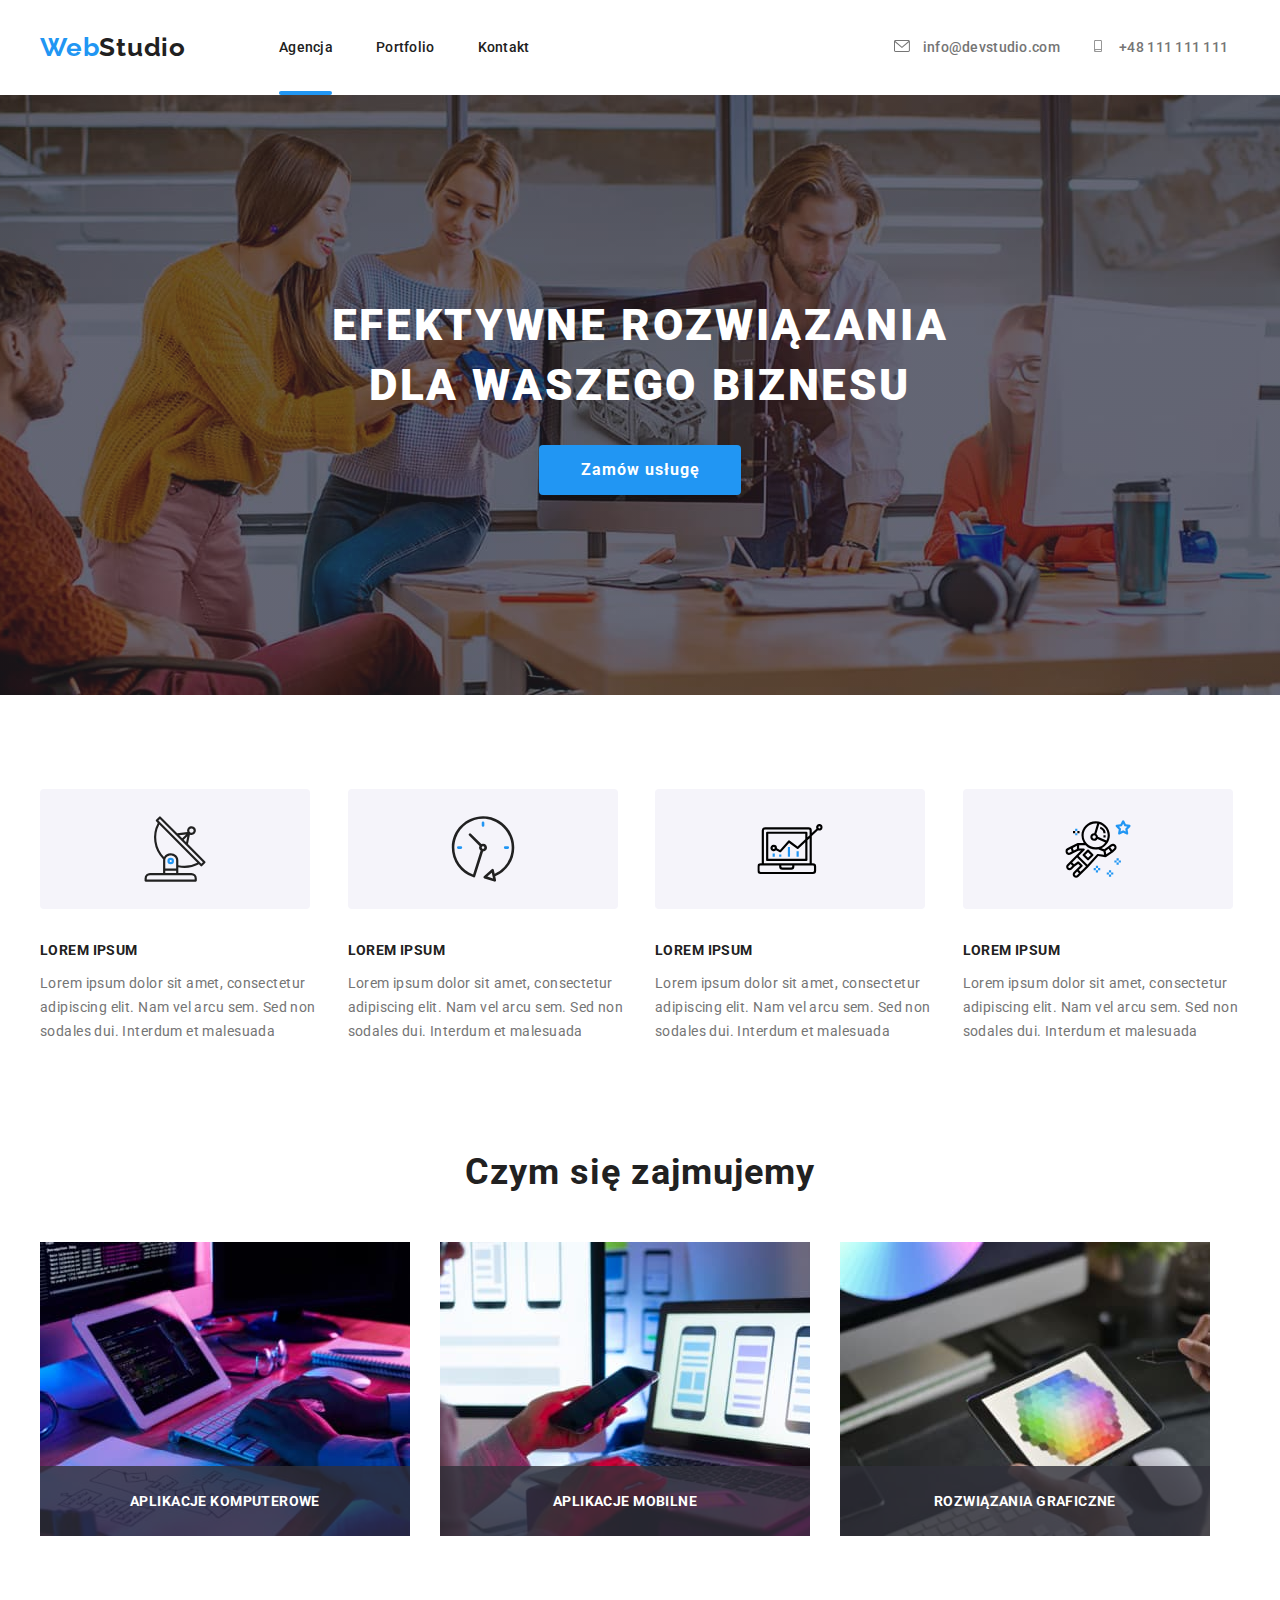
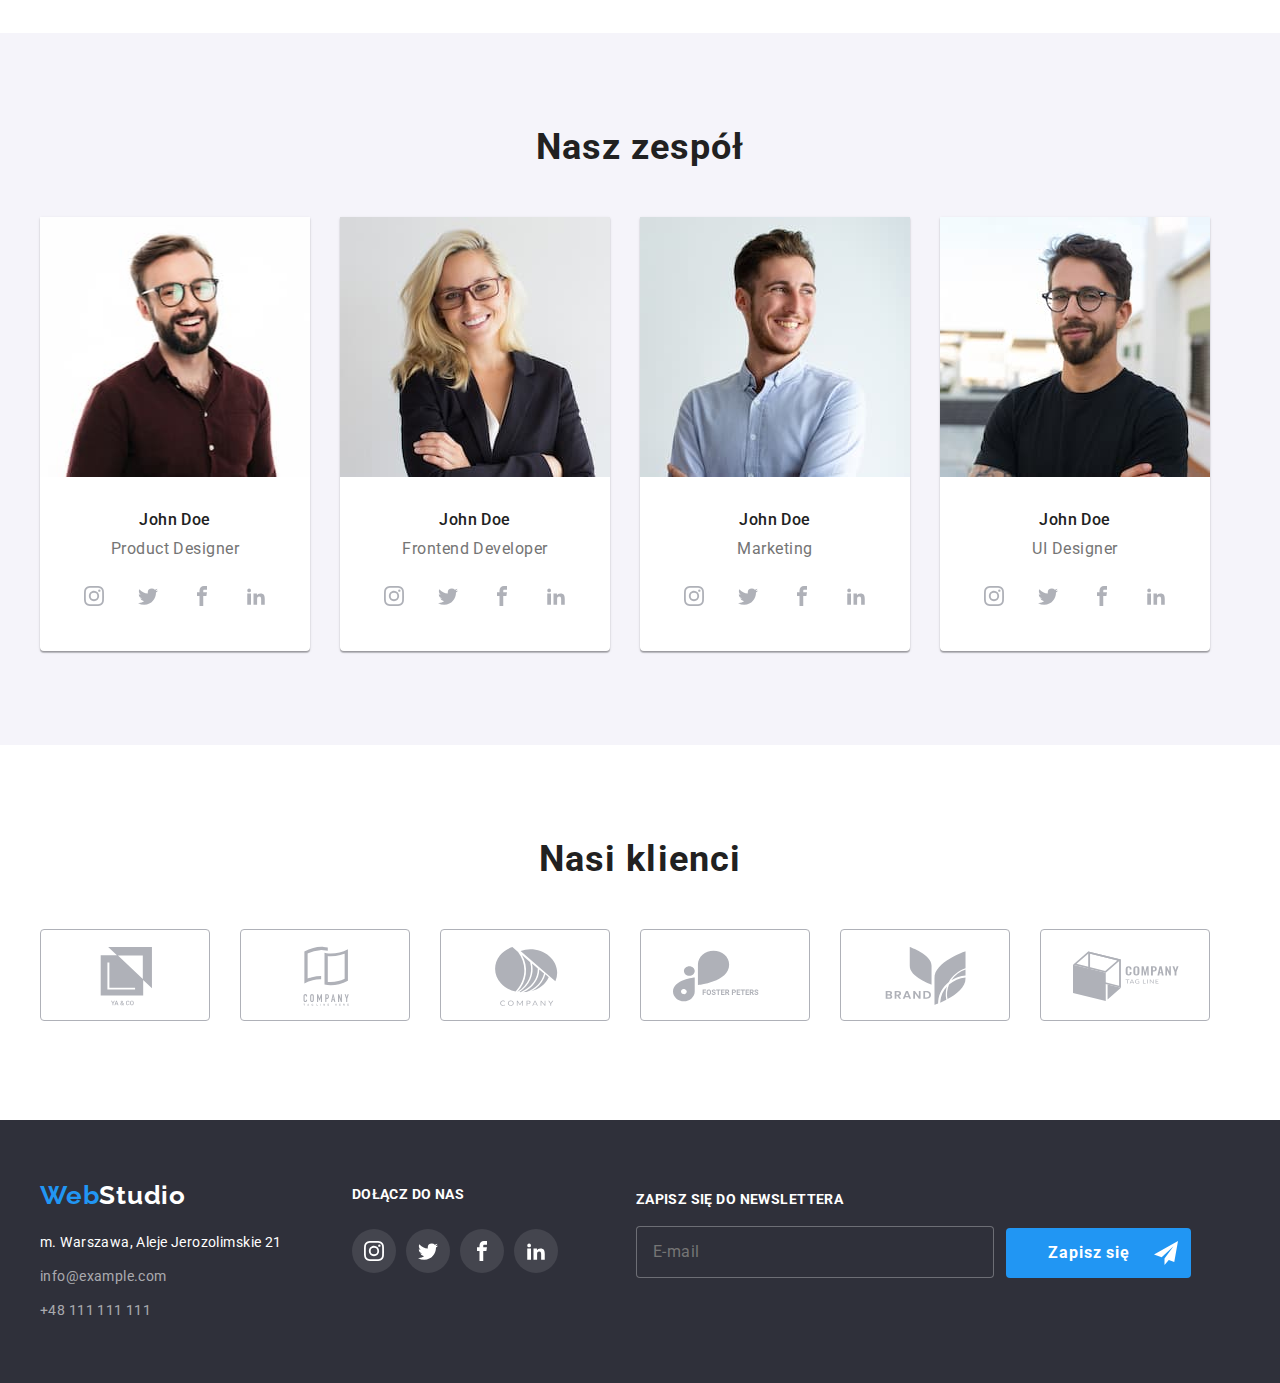
<file: index.html>
<!DOCTYPE html>
<html lang="en">
  <head>
    <meta charset="UTF-8" />
    <meta http-equiv="X-UA-Compatible" content="IE=edge" />
    <meta name="viewport" content="width=device-width, initial-scale=1.0" />
    <title>Studio</title>
    <link
      rel="stylesheet"
      href="https://cdnjs.cloudflare.com/ajax/libs/modern-normalize/1.0.0/modern-normalize.min.css"
    />
    <link rel="stylesheet" href="css/styles.css" />
    <link rel="preconnect" href="https://fonts.googleapis.com" />
    <link rel="preconnect" href="https://fonts.gstatic.com" crossorigin />
    <link
      href="https://fonts.googleapis.com/css2?family=Raleway:wght@700&family=Roboto:wght@400;500;700;900&display=swap"
      rel="stylesheet"
    />
  </head>
  <body>
    <!--Header-->

    <header class="main-head container">
      <a href="./index.html" class="main-head-logo-web-part">
        Web<span class="main-head-logo-studio-part">Studio</span>
      </a>

      <!--Menu navigation-->

      <nav class="navigation">
        <ul class="menu-navigation">
          <li class="menu-navigation-item">
            <a
              href="./index.html"
              class="menu-navigation-item-link link-underline"
              >Agencja</a
            >
          </li>
          <li class="menu-navigation-item">
            <a class="menu-navigation-item-link" href="./portfolio.html"
              >Portfolio</a
            >
          </li>
          <li class="menu-navigation-item">
            <a href="" class="menu-navigation-item-link">Kontakt</a>
          </li>
        </ul>
      </nav>

      <!--MAIN HEAD CONTACT-->

      <ul class="main-head-contact">
        <li class="main-head-contact-item">
          <a
            class="main-head-contact-item-link"
            href="mailto:info@devstudio.com"
          >
            <svg class="main-head-contact-icons">
              <use
                href="./images/icons.svg#icon-envelope"
                width="16"
                height="12"
              ></use>
            </svg>
            info@devstudio.com
          </a>
        </li>

        <li class="main-head-contact-item">
          <a class="main-head-contact-item-link" href="">
            <svg class="main-head-contact-icons">
              <use
                href="./images/icons.svg#icon-smartphone"
                width="16"
                height="12"
              ></use>
            </svg>
            +48 111 111 111
          </a>
        </li>
      </ul>
    </header>

    <!--Main-->

    <main>
      <section class="heading heading-overlay">
        <div class="container">
          <h1 class="heading-titlee">
            EFEKTYWNE ROZWIĄZANIA <br />
            DLA WASZEGO BIZNESU
          </h1>
          <button class="main-btn" type="button" data-modal-open>
            Zamów usługę
          </button>
        </div>
      </section>

      <!--SECTION NO.1 - OUR STRENGTHS-->

      <section>
        <div class="container">
          <ul class="ssection-list-our-strengths">
            <li class="ssection-list-item">
              <svg class="icons-our-strengths" width="270" height="120">
                <use
                  href="./images/icons.svg#icon-antenna-1"
                  width="65.32"
                  height="70"
                  x="102.39"
                  y="25"
                ></use>
              </svg>
              LOREM IPSUM
              <p class="ssection-list-item-paragraph">
                Lorem ipsum dolor sit amet, consectetur adipiscing elit. Nam vel
                arcu sem. Sed non sodales dui. Interdum et malesuada
              </p>
            </li>
            <li class="ssection-list-item">
              <svg class="icons-our-strengths" width="270" height="120">
                <use
                  href="./images/icons.svg#icon-clock-1"
                  width="65.32"
                  height="70"
                  x="102.39"
                  y="25"
                ></use>
              </svg>
              LOREM IPSUM
              <p class="ssection-list-item-paragraph">
                Lorem ipsum dolor sit amet, consectetur adipiscing elit. Nam vel
                arcu sem. Sed non sodales dui. Interdum et malesuada
              </p>
            </li>
            <li class="ssection-list-item">
              <svg class="icons-our-strengths" width="270" height="120">
                <use
                  href="./images/icons.svg#icon-diagram-1"
                  width="65.32"
                  height="70"
                  x="102.39"
                  y="25"
                ></use>
              </svg>
              LOREM IPSUM
              <p class="ssection-list-item-paragraph">
                Lorem ipsum dolor sit amet, consectetur adipiscing elit. Nam vel
                arcu sem. Sed non sodales dui. Interdum et malesuada
              </p>
            </li>
            <li class="ssection-list-item">
              <svg class="icons-our-strengths" width="270" height="120">
                <use
                  href="./images/icons.svg#icon-astronaut-1"
                  width="65.32"
                  height="70"
                  x="102.39"
                  y="25"
                ></use>
              </svg>
              LOREM IPSUM
              <p class="ssection-list-item-paragraph">
                Lorem ipsum dolor sit amet, consectetur adipiscing elit. Nam vel
                arcu sem. Sed non sodales dui. Interdum et malesuada
              </p>
            </li>
          </ul>
        </div>
      </section>

      <!--SECTION NO.2 - OUR JOB-->

      <section class="ssection">
        <div class="container">
          <h2>Czym się zajmujemy</h2>
          <ul class="ssection-list-our-job">
            <li class="ssection-list-item">
              <img
                class="ssection-picture"
                src="images/imgA.jpg"
                alt="Websites programming"
                width="370"
                height="294"
              />
              <div class="text-box">
                <p class="text-box-applications">APLIKACJE KOMPUTEROWE</p>
              </div>
            </li>
            <li class="ssection-list-item">
              <img
                src="images/imgB.jpg"
                alt="Positioning of websites"
                width="370"
                height="294"
              />
              <div class="text-box">
                <p class="text-box-applications">APLIKACJE MOBILNE</p>
              </div>
            </li>
            <li class="ssection-list-item">
              <img
                src="images/imgC.jpg"
                alt="Computer graphics"
                width="370"
                height="294"
              />
              <div class="text-box">
                <p class="text-box-applications">ROZWIĄZANIA GRAFICZNE</p>
              </div>
            </li>
          </ul>
        </div>
      </section>

      <!--SECTION NO.3 - OUR TEAM-->

      <section class="ssection ssection-overlay">
        <div class="container">
          <h2>Nasz zespół</h2>
          <ul class="ssection-list-our-team">
            <!--FIRST CARD-->

            <li class="ssection-card-person">
              <img
                src="images/imgD.jpg"
                alt="John Doe. Product Designer"
                width="270"
                height="260"
              />
              <p class="ssection-card-person-name">John Doe</p>
              <p class="ssection-card-person-position">Product Designer</p>

              <ul class="ssection-card-person-icons">
                <li class="ssection-card-person-icons-item">
                  <a href="https://www.instagram.com/">
                    <svg class="icons">
                      <use
                        href="./images/icons.svg#icon-instagram"
                        width="20"
                        height="20"
                        x="12"
                        y="12"
                      ></use>
                    </svg>
                  </a>
                </li>
                <li class="ssection-card-person-icons-item">
                  <a href="https://twitter.com/">
                    <svg class="icons">
                      <use
                        href="./images/icons.svg#icon-twitter"
                        width="20"
                        height="20"
                        x="12"
                        y="12"
                      ></use>
                    </svg>
                  </a>
                </li>
                <li class="ssection-card-person-icons-item">
                  <a href="https://www.facebook.com/">
                    <svg class="icons">
                      <use
                        href="./images/icons.svg#icon-facebook"
                        width="20"
                        height="20"
                        x="12"
                        y="12"
                      ></use>
                    </svg>
                  </a>
                </li>
                <li class="ssection-card-person-icons-item">
                  <a href="https://pl.linkedin.com/">
                    <svg class="icons">
                      <use
                        href="./images/icons.svg#icon-linkedin2"
                        width="20"
                        height="20"
                        x="12"
                        y="12"
                      ></use>
                    </svg>
                  </a>
                </li>
              </ul>
            </li>

            <!--SECOND CARD-->

            <li class="ssection-card-person">
              <img
                src="images/imgE.jpg"
                alt="John Doe. Frontend Developer"
                width="270"
                height="260"
              />
              <p class="ssection-card-person-name">John Doe</p>
              <p class="ssection-card-person-position">Frontend Developer</p>

              <ul class="ssection-card-person-icons">
                <li class="ssection-card-person-icons-item">
                  <a href="https://www.instagram.com/">
                    <svg class="icons">
                      <use
                        href="./images/icons.svg#icon-instagram"
                        width="20"
                        height="20"
                        x="12"
                        y="12"
                      ></use>
                    </svg>
                  </a>
                </li>
                <li class="ssection-card-person-icons-item">
                  <a href="https://twitter.com/">
                    <svg class="icons">
                      <use
                        href="./images/icons.svg#icon-twitter"
                        width="20"
                        height="20"
                        x="12"
                        y="12"
                      ></use>
                    </svg>
                  </a>
                </li>
                <li class="ssection-card-person-icons-item">
                  <a href="https://www.facebook.com/">
                    <svg class="icons">
                      <use
                        href="./images/icons.svg#icon-facebook"
                        width="20"
                        height="20"
                        x="12"
                        y="12"
                      ></use>
                    </svg>
                  </a>
                </li>
                <li class="ssection-card-person-icons-item">
                  <a href="https://pl.linkedin.com/">
                    <svg class="icons">
                      <use
                        href="./images/icons.svg#icon-linkedin2"
                        width="20"
                        height="20"
                        x="12"
                        y="12"
                      ></use>
                    </svg>
                  </a>
                </li>
              </ul>
            </li>

            <!--THIRD CARD-->

            <li class="ssection-card-person">
              <img
                src="images/imgF.jpg"
                alt="John Doe. Marketing"
                width="270"
                height="260"
              />
              <p class="ssection-card-person-name">John Doe</p>
              <p class="ssection-card-person-position">Marketing</p>

              <ul class="ssection-card-person-icons">
                <li class="ssection-card-person-icons-item">
                  <a href="https://www.instagram.com/">
                    <svg class="icons">
                      <use
                        href="./images/icons.svg#icon-instagram"
                        width="20"
                        height="20"
                        x="12"
                        y="12"
                      ></use>
                    </svg>
                  </a>
                </li>
                <li class="ssection-card-person-icons-item">
                  <a href="https://twitter.com/">
                    <svg class="icons">
                      <use
                        href="./images/icons.svg#icon-twitter"
                        width="20"
                        height="20"
                        x="12"
                        y="12"
                      ></use>
                    </svg>
                  </a>
                </li>
                <li class="ssection-card-person-icons-item">
                  <a href="https://www.facebook.com/">
                    <svg class="icons">
                      <use
                        href="./images/icons.svg#icon-facebook"
                        width="20"
                        height="20"
                        x="12"
                        y="12"
                      ></use>
                    </svg>
                  </a>
                </li>
                <li class="ssection-card-person-icons-item">
                  <a href="https://pl.linkedin.com/">
                    <svg class="icons">
                      <use
                        href="./images/icons.svg#icon-linkedin2"
                        width="20"
                        height="20"
                        x="12"
                        y="12"
                      ></use>
                    </svg>
                  </a>
                </li>
              </ul>
            </li>

            <!--FOURTH CARD-->

            <li class="ssection-card-person">
              <img
                src="images/imgG.jpg"
                alt="John Doe. UI Designer"
                width="270"
                height="260"
              />
              <p class="ssection-card-person-name">John Doe</p>
              <p class="ssection-card-person-position">UI Designer</p>

              <ul class="ssection-card-person-icons">
                <li class="ssection-card-person-icons-item">
                  <a href="https://www.instagram.com/">
                    <svg class="icons">
                      <use
                        href="./images/icons.svg#icon-instagram"
                        width="20"
                        height="20"
                        x="12"
                        y="12"
                      ></use>
                    </svg>
                  </a>
                </li>
                <li class="ssection-card-person-icons-item">
                  <a href="https://twitter.com/">
                    <svg class="icons">
                      <use
                        href="./images/icons.svg#icon-twitter"
                        width="20"
                        height="20"
                        x="12"
                        y="12"
                      ></use>
                    </svg>
                  </a>
                </li>
                <li class="ssection-card-person-icons-item">
                  <a href="https://www.facebook.com/">
                    <svg class="icons">
                      <use
                        href="./images/icons.svg#icon-facebook"
                        width="20"
                        height="20"
                        x="12"
                        y="12"
                      ></use>
                    </svg>
                  </a>
                </li>
                <li class="ssection-card-person-icons-item">
                  <a href="https://pl.linkedin.com/">
                    <svg class="icons">
                      <use
                        href="./images/icons.svg#icon-linkedin2"
                        width="20"
                        height="20"
                        x="12"
                        y="12"
                      ></use>
                    </svg>
                  </a>
                </li>
              </ul>
            </li>
          </ul>
        </div>
      </section>

      <!--SECTION NO.4 - OUR CLIENTS-->

      <section class="ssection">
        <div class="container">
          <h2>Nasi klienci</h2>
          <ul class="ssection-list-our-clients">
            <li class="ssection-list-item">
              <a href="">
                <svg class="icons-our-clients">
                  <use
                    href="./images/icons.svg#icon-group"
                    width="106"
                    height="60"
                    x="32"
                    y="16"
                  ></use>
                </svg>
              </a>
            </li>
            <li class="ssection-list-item">
              <a href="">
                <svg class="icons-our-clients">
                  <use
                    href="./images/icons.svg#icon-group-1"
                    width="106"
                    height="60"
                    x="32"
                    y="16"
                  ></use>
                </svg>
              </a>
            </li>
            <li class="ssection-list-item">
              <a href="">
                <svg class="icons-our-clients">
                  <use
                    href="./images/icons.svg#icon-group-2"
                    width="106"
                    height="60"
                    x="32"
                    y="16"
                  ></use>
                </svg>
              </a>
            </li>
            <li class="ssection-list-item">
              <a href="">
                <svg class="icons-our-clients">
                  <use
                    href="./images/icons.svg#icon-group-3"
                    width="106"
                    height="60"
                    x="32"
                    y="16"
                  ></use>
                </svg>
              </a>
            </li>
            <li class="ssection-list-item">
              <a href="">
                <svg class="icons-our-clients">
                  <use
                    href="./images/icons.svg#icon-group-4"
                    width="106"
                    height="60"
                    x="32"
                    y="16"
                  ></use>
                </svg>
              </a>
            </li>
            <li class="ssection-list-item">
              <a href="">
                <svg class="icons-our-clients">
                  <use
                    href="./images/icons.svg#icon-group-5"
                    width="106"
                    height="60"
                    x="32"
                    y="16"
                  ></use>
                </svg>
              </a>
            </li>
          </ul>
        </div>
      </section>
    </main>

    <!--Footer-->

    <footer class="foter foter-overlay">
      <div class="container">
        <ul class="foter-list">
          <li class="foter-list-item">
            <a href="./index.html" class="foter-logo-web-part">
              Web<span class="foter-logo-studio-part">Studio</span>
            </a>
            <address class="foter-contact">
              <ul class="foter-contact-details">
                <li class="foter-contact-details-item">
                  m. Warszawa, Aleje Jerozolimskie 21
                </li>
                <li class="foter-contact-details-item">
                  <a
                    class="foter-contact-details-item-link"
                    href="mailto:info@example.com"
                    >info@example.com</a
                  >
                </li>
                <li class="foter-contact-details-item">
                  <a class="foter-contact-details-item-telephone" href="">
                    +48 111 111 111
                  </a>
                </li>
              </ul>
            </address>
          </li>
          <li class="foter-list-item">
            <p class="foter-head">DOŁĄCZ DO NAS</p>
            <ul class="foter-list-item-icons">
              <li class="foter-list-item-icons-item">
                <a href="https://www.instagram.com/">
                  <svg class="foter-icons" width="44px" height="44px">
                    <use
                      href="./images/icons.svg#icon-instagram"
                      width="20"
                      height="20"
                      x="12"
                      y="12"
                    ></use>
                  </svg>
                </a>
              </li>
              <li class="foter-list-item-icons-item">
                <a href="https://twitter.com/">
                  <svg class="foter-icons" width="44px" height="44px">
                    <use
                      href="./images/icons.svg#icon-twitter"
                      width="20"
                      height="20"
                      x="12"
                      y="12"
                    ></use>
                  </svg>
                </a>
              </li>
              <li class="foter-list-item-icons-item">
                <a href="https://www.facebook.com/">
                  <svg class="foter-icons" width="44px" height="44px">
                    <use
                      href="./images/icons.svg#icon-facebook"
                      width="20"
                      height="20"
                      x="12"
                      y="12"
                    ></use>
                  </svg>
                </a>
              </li>
              <li class="foter-list-item-icons-item">
                <a href="https://pl.linkedin.com/">
                  <svg class="foter-icons" width="44px" height="44px">
                    <use
                      href="./images/icons.svg#icon-linkedin2"
                      width="20"
                      height="20"
                      x="12"
                      y="12"
                    ></use>
                  </svg>
                </a>
              </li>
            </ul>
          </li>

          <!--FORM-->

          <li class="foter-list-item-newsletter distance-top">
            <form class="foter-form">
              <label for="email-newsletter" class="foter-head"
                >ZAPISZ SIĘ DO NEWSLETTERA</label
              >
              <input
                type="email"
                name="email"
                id="email-newsletter"
                placeholder="E-mail"
                class="foter-form-email"
              />
              <button type="submit" class="foter-form-btn">
                Zapisz się
                <svg class="foter-form-icon">
                  <use href="images/icons.svg#icon-icon-send" x="0" y="0"></use>
                </svg>
              </button>
            </form>
          </li>
        </ul>
      </div>
    </footer>

    <!--WINDOW MODAL-->

    <div class="backdrop is-hidden" data-modal>
      <div class="modal">
        <a>
          <svg class="modal-icons" data-modal-close>
            <use
              href="./images/icons.svg#icon-close-black-18dp-2-1"
              width="18"
              height="18"
              x="5"
              y="6"
            ></use>
          </svg>
        </a>
        <h3 class="modal-head">Zostaw swoje dane w formularzu poniżej</h3>
        <form class="modal-form">
          <label class="modal-form-name">
            Imie
            <a class="icons-form">
              <svg class="modal-form-icons">
                <use
                  href="./images/icons.svg#icon-person-black-18dp-1"
                  x="0"
                  y="0"
                ></use>
              </svg>
              <input type="text" name="name" class="modal-form-input" />
            </a>
          </label>
          <label class="modal-form-name">
            Telefon
            <a class="icons-form">
              <svg class="modal-form-icons">
                <use
                  href="./images/icons.svg#icon-phone-black-18dp-1"
                  x="0"
                  y="0"
                ></use>
              </svg>
              <input type="tel" name="telephone" class="modal-form-input" />
            </a>
          </label>
          <label class="modal-form-name">
            Email
            <a class="icons-form">
              <svg class="modal-form-icons">
                <use
                  href="./images/icons.svg#icon-email-black-18dp-1"
                  x="0"
                  y="0"
                ></use>
              </svg>
              <input type="email" name="email" class="modal-form-input" />
            </a>
          </label>
          <label class="modal-form-name">
            Komentarz
            <textarea
              name="email"
              placeholder="Wprowadź tekst"
              class="modal-form-field-comment"
            ></textarea>
          </label>
          <label class="form-check">
            <input
              type="checkbox"
              name="regulations"
              class="form-accept-check"
            />
            <span class="form-text-check"
              >Oświadczam iż akceptuję
              <a href="" class="form-check-link">Regulamin</a> i
              <a href="" class="form-check-link">Politykę Prywatności</a></span
            >
            <span class="form-accept-check-frame">
              <svg class="form-check-icon">
                <use href="./images/icons.svg#icon-Vector-3"></use>
              </svg>
            </span>
          </label>
          <button type="submit" class="form-send-btn">Wyślij</button>
        </form>
      </div>
    </div>
    <script src="./js/modal.js"></script>
  </body>
</html>
</file>
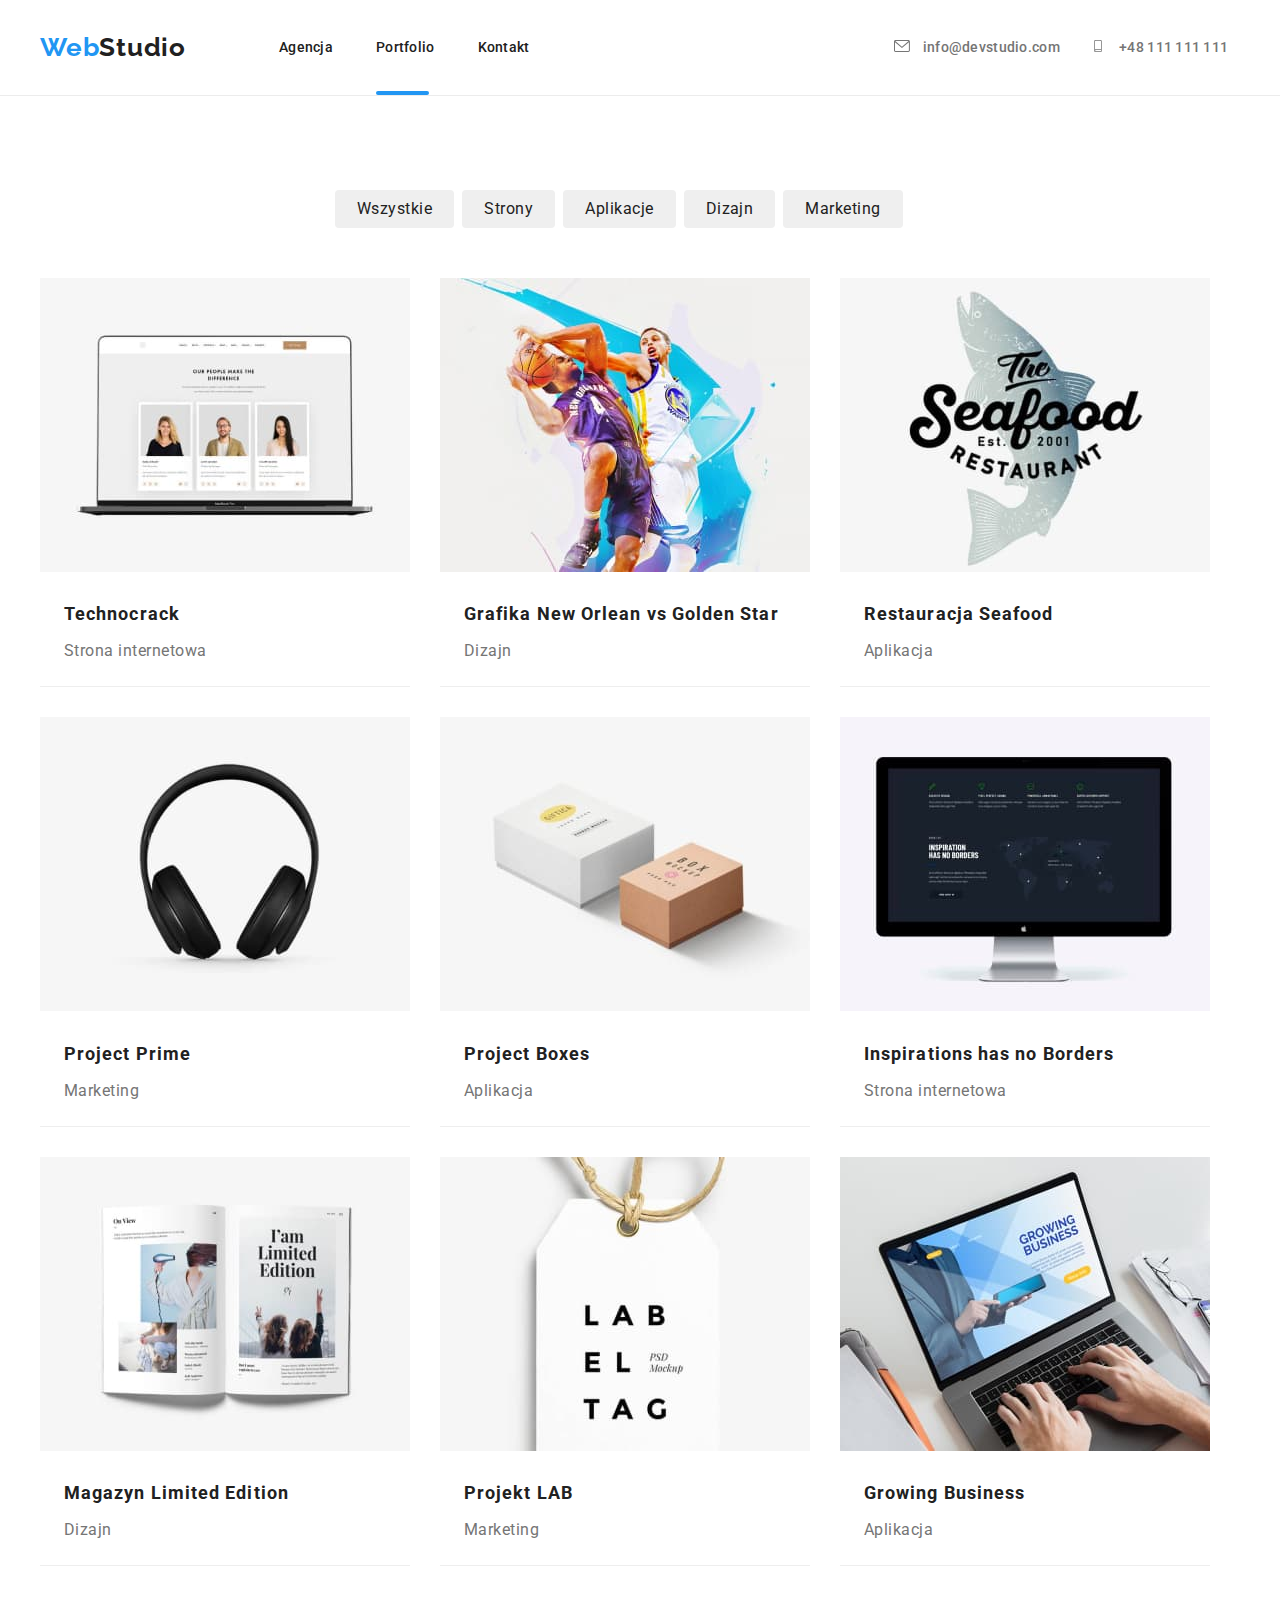
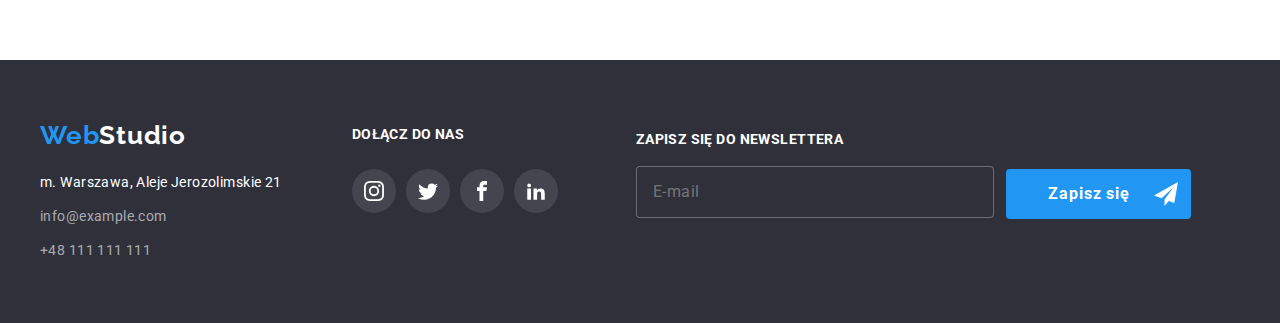
<file: portfolio.html>
<!DOCTYPE html>
<html lang="en">
  <head>
    <meta charset="UTF-8" />
    <meta http-equiv="X-UA-Compatible" content="IE=edge" />
    <meta name="viewport" content="width=device-width, initial-scale=1.0" />
    <title>Studio</title>
    <link
      rel="stylesheet"
      href="https://cdnjs.cloudflare.com/ajax/libs/modern-normalize/1.0.0/modern-normalize.min.css"
    />
    <link rel="stylesheet" href="css/styles.css" />
    <link rel="preconnect" href="https://fonts.googleapis.com" />
    <link rel="preconnect" href="https://fonts.gstatic.com" crossorigin />
    <link
      href="https://fonts.googleapis.com/css2?family=Raleway:wght@700&family=Roboto:wght@400;500;700;900&display=swap"
      rel="stylesheet"
    />
  </head>
  <body>
    <!--Header-->

    <header class="main-head container">
      <a href="./index.html" class="main-head-logo-web-part">
        Web<span class="main-head-logo-studio-part">Studio</span>
      </a>

      <!--Menu navigation-->

      <nav class="navigation">
        <ul class="menu-navigation">
          <li class="menu-navigation-item">
            <a href="./index.html" class="menu-navigation-item-link">Agencja</a>
          </li>
          <li class="menu-navigation-item">
            <a
              class="menu-navigation-item-link link-underline"
              href="./portfolio.html"
              >Portfolio</a
            >
          </li>
          <li class="menu-navigation-item">
            <a href="" class="menu-navigation-item-link">Kontakt</a>
          </li>
        </ul>
      </nav>

      <!--MAIN HEAD CONTACT-->

      <ul class="main-head-contact">
        <li class="main-head-contact-item">
          <a
            class="main-head-contact-item-link"
            href="mailto:info@devstudio.com"
          >
            <svg class="main-head-contact-icons" width="16" height="12">
              <use
                href="./images/icons.svg#icon-envelope"
                width="16"
                height="12"
              ></use>
            </svg>
            info@devstudio.com
          </a>
        </li>

        <li class="main-head-contact-item">
          <a class="main-head-contact-item-link" href="">
            <svg class="main-head-contact-icons" width="16" height="12">
              <use
                href="./images/icons.svg#icon-smartphone"
                width="16"
                height="12"
              ></use>
            </svg>
            +48 111 111 111
          </a>
        </li>
      </ul>
    </header>

    <div class="main-head-border-bottom"></div>

    <!--Main-->

    <!--MENU-->

    <main>
      <section class="ssection">
        <div class="container">
          <ul class="menu">
            <li class="menu-item">
              <button class="menu-btn" type="button">Wszystkie</button>
            </li>
            <li class="menu-item">
              <button class="menu-btn" type="button">Strony</button>
            </li>
            <li class="menu-item">
              <button class="menu-btn" type="button">Aplikacje</button>
            </li>
            <li class="menu-item">
              <button class="menu-btn" type="button">Dizajn</button>
            </li>
            <li class="menu-item">
              <button class="menu-btn" type="button">Marketing</button>
            </li>
          </ul>

          <!--PROJECTS-->

          <ul class="project-card">
            <li class="project-card-item">
              <figure class="picture-card">
                <img
                  src="images/imgH.jpg"
                  width="370"
                  height="294"
                  alt="Technocrack"
                />
                <div class="description-card">
                  <p class="description-card-text">
                    Technocrack jest popularną platformą wykorzystywaną do
                    rozpowszechniania koronawirusa. Firmy wykorzystują tę
                    platformę do celów szpiegowskich i ataków na
                    niezabezpieczone serwery konkurencji
                  </p>
                </div>
              </figure>
              <figcaption class="project-name">Technocrack</figcaption>
              <p class="category-name">Strona internetowa</p>
            </li>
            <li class="project-card-item">
              <figure class="picture-card">
                <img
                  src="images/imgI.jpg"
                  width="370"
                  height="294"
                  alt="Grafika New Orlean vs Golden Star"
                />
                <div class="description-card">
                  <p class="description-card-text">
                    Technocrack jest popularną platformą wykorzystywaną do
                    rozpowszechniania koronawirusa. Firmy wykorzystują tę
                    platformę do celów szpiegowskich i ataków na
                    niezabezpieczone serwery konkurencji
                  </p>
                </div>
              </figure>
              <figcaption class="project-name">
                Grafika New Orlean vs Golden Star
              </figcaption>
              <p class="category-name">Dizajn</p>
            </li>
            <li class="project-card-item">
              <figure class="picture-card">
                <img
                  src="images/imgJ.jpg"
                  width="370"
                  height="294"
                  alt="Restauracja Seafood"
                />
                <div class="description-card">
                  <p class="description-card-text">
                    Technocrack jest popularną platformą wykorzystywaną do
                    rozpowszechniania koronawirusa. Firmy wykorzystują tę
                    platformę do celów szpiegowskich i ataków na
                    niezabezpieczone serwery konkurencji
                  </p>
                </div>
              </figure>
              <figcaption class="project-name">Restauracja Seafood</figcaption>
              <p class="category-name">Aplikacja</p>
            </li>
            <li class="project-card-item">
              <figure class="picture-card">
                <img
                  src="images/imgK.jpg"
                  width="370"
                  height="294"
                  alt="Project Prime"
                />
                <div class="description-card">
                  <p class="description-card-text">
                    Technocrack jest popularną platformą wykorzystywaną do
                    rozpowszechniania koronawirusa. Firmy wykorzystują tę
                    platformę do celów szpiegowskich i ataków na
                    niezabezpieczone serwery konkurencji
                  </p>
                </div>
              </figure>
              <figcaption class="project-name">Project Prime</figcaption>
              <p class="category-name">Marketing</p>
            </li>
            <li class="project-card-item">
              <figure class="picture-card">
                <img
                  src="images/imgL.jpg"
                  width="370"
                  height="294"
                  alt="Project Boxes"
                />
                <div class="description-card">
                  <p class="description-card-text">
                    Technocrack jest popularną platformą wykorzystywaną do
                    rozpowszechniania koronawirusa. Firmy wykorzystują tę
                    platformę do celów szpiegowskich i ataków na
                    niezabezpieczone serwery konkurencji
                  </p>
                </div>
              </figure>
              <figcaption class="project-name">Project Boxes</figcaption>
              <p class="category-name">Aplikacja</p>
            </li>
            <li class="project-card-item">
              <figure class="picture-card">
                <img
                  src="images/imgM.jpg"
                  width="370"
                  height="294"
                  alt="Inspirations has no Borders"
                />
                <div class="description-card">
                  <p class="description-card-text">
                    Technocrack jest popularną platformą wykorzystywaną do
                    rozpowszechniania koronawirusa. Firmy wykorzystują tę
                    platformę do celów szpiegowskich i ataków na
                    niezabezpieczone serwery konkurencji
                  </p>
                </div>
              </figure>
              <figcaption class="project-name">
                Inspirations has no Borders
              </figcaption>
              <p class="category-name">Strona internetowa</p>
            </li>
            <li class="project-card-item">
              <figure class="picture-card">
                <img
                  src="images/imgN.jpg"
                  width="370"
                  height="294"
                  alt="Magazyn Limited Edition"
                />
                <div class="description-card">
                  <p class="description-card-text">
                    Technocrack jest popularną platformą wykorzystywaną do
                    rozpowszechniania koronawirusa. Firmy wykorzystują tę
                    platformę do celów szpiegowskich i ataków na
                    niezabezpieczone serwery konkurencji
                  </p>
                </div>
              </figure>
              <figcaption class="project-name">
                Magazyn Limited Edition
              </figcaption>
              <p class="category-name">Dizajn</p>
            </li>
            <li class="project-card-item">
              <figure class="picture-card">
                <img
                  src="images/imgO.jpg"
                  width="370"
                  height="294"
                  alt="Projekt LAB"
                />
                <div class="description-card">
                  <p class="description-card-text">
                    Technocrack jest popularną platformą wykorzystywaną do
                    rozpowszechniania koronawirusa. Firmy wykorzystują tę
                    platformę do celów szpiegowskich i ataków na
                    niezabezpieczone serwery konkurencji
                  </p>
                </div>
              </figure>
              <figcaption class="project-name">Projekt LAB</figcaption>
              <p class="category-name">Marketing</p>
            </li>
            <li class="project-card-item">
              <figure class="picture-card">
                <img
                  src="images/imgP.jpg"
                  width="370"
                  height="294"
                  alt="Growing Business"
                />
                <div class="description-card">
                  <p class="description-card-text">
                    Technocrack jest popularną platformą wykorzystywaną do
                    rozpowszechniania koronawirusa. Firmy wykorzystują tę
                    platformę do celów szpiegowskich i ataków na
                    niezabezpieczone serwery konkurencji
                  </p>
                </div>
              </figure>
              <figcaption class="project-name">Growing Business</figcaption>
              <p class="category-name">Aplikacja</p>
            </li>
          </ul>
        </div>
      </section>
    </main>

    <!--Footer-->

    <footer class="foter foter-overlay">
      <div class="container">
        <ul class="foter-list">
          <li class="foter-list-item">
            <a href="./index.html" class="foter-logo-web-part">
              Web<span class="foter-logo-studio-part">Studio</span>
            </a>
            <address class="foter-contact">
              <ul class="foter-contact-details">
                <li class="foter-contact-details-item">
                  m. Warszawa, Aleje Jerozolimskie 21
                </li>
                <li class="foter-contact-details-item">
                  <a
                    class="foter-contact-details-item-link"
                    href="mailto:info@example.com"
                    >info@example.com</a
                  >
                </li>
                <li class="foter-contact-details-item">
                  <a class="foter-contact-details-item-telephone" href="">
                    +48 111 111 111
                  </a>
                </li>
              </ul>
            </address>
          </li>
          <li class="foter-list-item">
            <p class="foter-head">DOŁĄCZ DO NAS</p>
            <ul class="foter-list-item-icons">
              <li class="foter-list-item-icons-item">
                <a href="https://www.instagram.com/">
                  <svg class="foter-icons" width="44px" height="44px">
                    <use
                      href="./images/icons.svg#icon-instagram"
                      width="20"
                      height="20"
                      x="12"
                      y="12"
                    ></use>
                  </svg>
                </a>
              </li>
              <li class="foter-list-item-icons-item">
                <a href="https://twitter.com/">
                  <svg class="foter-icons" width="44px" height="44px">
                    <use
                      href="./images/icons.svg#icon-twitter"
                      width="20"
                      height="20"
                      x="12"
                      y="12"
                    ></use>
                  </svg>
                </a>
              </li>
              <li class="foter-list-item-icons-item">
                <a href="https://www.facebook.com/">
                  <svg class="foter-icons" width="44px" height="44px">
                    <use
                      href="./images/icons.svg#icon-facebook"
                      width="20"
                      height="20"
                      x="12"
                      y="12"
                    ></use>
                  </svg>
                </a>
              </li>
              <li class="foter-list-item-icons-item">
                <a href="https://pl.linkedin.com/">
                  <svg class="foter-icons" width="44px" height="44px">
                    <use
                      href="./images/icons.svg#icon-linkedin2"
                      width="20"
                      height="20"
                      x="12"
                      y="12"
                    ></use>
                  </svg>
                </a>
              </li>
            </ul>
          </li>

          <!--FORM-->

          <li class="foter-list-item-newsletter distance-top">
            <form class="foter-form">
              <label for="email-newsletter" class="foter-head"
                >ZAPISZ SIĘ DO NEWSLETTERA</label
              >
              <input
                type="email"
                name="email"
                id="email-newsletter"
                placeholder="E-mail"
                class="foter-form-email"
              />
              <button type="submit" class="foter-form-btn">
                Zapisz się
                <svg class="foter-form-icon">
                  <use href="images/icons.svg#icon-icon-send" x="0" y="0"></use>
                </svg>
              </button>
            </form>
          </li>
        </ul>
      </div>
    </footer>
  </body>
</html>
</file>
<file: css/styles.css>
/* *************** VARIABLES *************** */

  :root {
      --main-font: 'Roboto', 'Relaway', sans-serif;
      --main-color: #2196f3;
      --secondary-color: #212121;
      --third-color: #757575;
      --text-btn-color: #ffffff;
      --main-background-color: #2f303a;
      --border-card-color: #eeeeee;
      --border-main-head-color: #ececec;
      --contact-foter-color: rgba(255, 255, 255, 0.6);
      --bg-color: #f5f4fa;
      --icon-color: #AFB1B8;
      --bg-color-modal: rgba(0, 0, 0, 0.2);
      --bg-foter-icons: rgba(255, 255, 255, 0.1);
      --border-modal-color: rgba(0, 0, 0, 0.1);
      --text-color: rgba(47, 48, 58, 0.8);
  }

  /* ########################################### */

  /* *************** GLOBAL SETTINGS  *************** */

  body {
      font-family: var(--main-font);
      color: var(--secondary-color);
      position: relative;
  }

  ul {
      list-style-type: none;
      margin: 0px;
      padding: 0px;
  }

  h1 {
      margin: 0px;
  }

  h2 {
      margin: 0px;
      font-weight: 700;
      font-size: 36px;
      line-height: 1.116;
      text-align: center;
      letter-spacing: 0.03em;

      color: var(--secondary-color);
  }

  /* auxiliary class  */
  .container {
      max-width: 1200px;

      margin: 0 auto;
  }

  /* ................. */

  /* *************** HEADER *************** */



  /**************/
  /* NAVIGATION */
  /**************/

  .main-head-border-bottom {
      border-bottom: 1px solid var(--border-main-head-color);
  }

  .main-head {
      box-sizing: border-box;
      display: flex;
      align-items: center;

      padding: 32px 0px;

      background-color: var(--text-btn-color);
  }

  .main-head-logo-web-part,
  .main-head-logo-studio-part {
      margin: 0px;

      font-family: 'Raleway';
      font-style: normal;
      font-weight: 700;
      font-size: 26px;
      line-height: 1.192;

      letter-spacing: 0.03em;

      text-decoration: none;
  }

  .main-head-logo-web-part {

      color: var(--main-color);
  }

  .main-head-logo-studio-part {
      margin-right: 93px;
      color: var(--secondary-color);
  }

  .menu-navigation {
      margin: 0px;
      display: flex;

      font-weight: 500;
      font-size: 14px;
      line-height: 1.143;
      letter-spacing: 0.02em;

      margin-right: 364px;
  }

  .menu-navigation-item {
      position: relative;
  }

  .menu-navigation-item>.link-underline::after {
      /* PSEUDO CLASS ::AFTER */
      margin: 0px;
      margin-top: 36px;

      content: "";
      background-color: var(--main-color);
      padding: 2px 26.5px;
      border-radius: 2px;

      display: block;
      position: absolute;
  }

  .menu-navigation-item:not(:last-child) {
      margin-right: 43px;
  }

  .menu-navigation .menu-navigation-item-link {
      color: var(--secondary-color);
      text-decoration: none;

      /* TRANSITION */

      transition-property: color;
      transition-duration: 250ms;
      transition-timing-function: cubic-bezier(0.4, 0, 0.2, 1);
  }

  .menu-navigation .menu-navigation-item-link:hover,
  .menu-navigation .menu-navigation-item-link:focus,
  .menu-navigation .menu-navigation-item-link:active {
      color: var(--main-color);
  }

  /* MAIN HEAD CONTACT */

  .main-head-contact {
      margin: 0px;
      display: flex;

      font-weight: 500;
      font-size: 14px;
      line-height: 1.143;
      letter-spacing: 0.02em;
  }

  .main-head-contact-item:first-child {
      margin-right: 30px;
  }

  .main-head-contact-item-link {
      color: var(--third-color);

      text-decoration: none;

      /* TRANSITION */

      transition-property: color, fill;
      transition-duration: 250ms;
      transition-timing-function: cubic-bezier(0.4, 0, 0.2, 1);
  }

  .main-head-contact-icons {
      /* SVG */
      margin-right: 10px;

      width: 16px;
      height: 12px;

      fill: var(--third-color);

      /* TRANSITION */

      transition-property: background-color, fill;
      transition-duration: 250ms;
      transition-timing-function: cubic-bezier(0.4, 0, 0.2, 1);
  }

  .main-head-contact-item>a:hover .main-head-contact-icons,
  .main-head-contact-item-link:hover,
  .main-head-contact-item>a:focus .main-head-contact-icons,
  .main-head-contact-item-link:focus {
      color: var(--main-color);
      fill: var(--main-color);
  }

  /* END MAIN HEAD CONTACT */

  /******************/
  /* END NAVIGATION */
  /******************/

  /* *************** END HEADER *************** */

  /* ************************************************************** */
  /* ************************* PORTFOLIO.HTML ************************* */
  /* ************************************************************** */

  /* *************** MAIN *************** */

  /********/
  /* MENU */
  /********/

  .menu {
      margin: 0px;

      box-sizing: border-box;
      display: flex;
      align-items: center;

      padding-left: 295px;
  }

  .menu>.menu-item:not(:first-child) {
      margin-left: 8px;
  }

  .menu-btn {
      margin: 0px;

      padding: 6px 22px;

      border-radius: 4px;
      border: none;

      font-size: 16px;
      font-weight: 500px;
      line-height: 1.625;
      text-align: center;
      letter-spacing: 0.03em;

      color: var(--secondary-color);

      /* TRANSITION */

      transition-property: background-color, color, box-shadow;
      transition-duration: 250ms;
      transition-timing-function: cubic-bezier(0.4, 0, 0.2, 1);
  }

  .menu-btn:hover,
  .menu-btn:focus {
      background-color: var(--main-color);
      color: var(--text-btn-color);

      box-shadow: 0px 3px 1px rgba(0, 0, 0, 0.1),
          0px 1px 2px rgba(0, 0, 0, 0.08),
          0px 2px 2px rgba(0, 0, 0, 0.12);

      cursor: pointer;
  }

  /************/
  /* END MENU */
  /************/

  /************/
  /* PROJECTS */
  /************/

  .picture-card {
      margin: 0px;
      padding: 0px;

      position: relative;

      overflow: hidden;
  }

  .project-card {
      margin: 0px;

      box-sizing: border-box;
      display: flex;
      flex-wrap: wrap;
      gap: 30px;

      margin-top: 50px;
  }

  .project-card>.project-card-item {
      border-bottom: 1px solid var(--border-card-color);
      background-color: var(--text-btn-color);
  }

  .project-name {
      margin: 0px;

      padding-top: 20px;
      padding-left: 24px;

      font-weight: 700;
      font-size: 18px;
      line-height: 2.0;

      letter-spacing: 0.06em;

      color: var(--secondary-color);
  }

  .category-name {
      margin: 4px 0px 20px 24px;

      font-weight: 400;
      font-size: 16px;
      line-height: 1.875;

      letter-spacing: 0.03em;

      color: var(--third-color);
  }

  .project-card-item {

      /* TRANSITION */

      transition-property: box-shadow;
      transition-duration: 250ms;
      transition-timing-function: cubic-bezier(0.4, 0, 0.2, 1);
  }

  .project-card-item:hover {
      box-shadow: 0px 1px 3px rgba(0, 0, 0, 0.12),
          0px 1px 1px rgba(0, 0, 0, 0.14),
          0px 2px 1px rgba(0, 0, 0, 0.2);
  }

  .description-card {
      position: absolute;
      top: 0px;
      margin: 0px;
      width: 100%;
      padding: 49px 45px 49px 24px;

      background-color: rgba(33, 150, 243, 0.9);

      transform: translateY(100%);
      /* TRANSFORMATION */
      transition-duration: 250ms;
      transition-timing-function: cubic-bezier(0.4, 0, 0.2, 1);
  }

  .description-card-text {

      font-weight: 400;
      font-size: 18px;
      line-height: 1.555;

      letter-spacing: 0.03em;

      color: var(--text-btn-color);
  }

  .picture-card:hover .description-card,
  /* TRANSFORMATION */
  .project-card-item:hover .description-card {
      transform: translateY(0);
  }

  /****************/
  /* END PROJECTS */
  /****************/

  /* *************** END MAIN *************** */
  /* ########################################### */
  /* *************** FOOTER *************** */

  .foter {
      box-sizing: border-box;

      padding: 60px 0px;
  }

  .foter-list-item {
      position: relative;
      top: 0px;
      margin: 0px;
  }

  .distance-top {
      margin-top: 10px;
  }

  .foter-list-item-icons {
      display: flex;
      align-items: center;
      justify-content: center;

      padding-top: 20px;
  }

  .foter-list-item-icons-item:not(:first-child) {
      margin-left: 10px;
  }

  .foter-list {
      display: flex;
      align-content: center;
  }

  /* FORM */

  .foter-list-item-newsletter {
      position: relative;
      left: 78px;
      top: 0px;
  }

  .foter-form {
      margin: 0px;
  }

  .foter-form-email {
      position: absolute;
      left: 0px;
      top: 36px;
      padding: 15px 0px 15px 16px;

      font-weight: 400;
      font-size: 16px;
      line-height: 1.25;

      letter-spacing: 0.03em;

      color: var(--contact-foter-color);

      width: 358px;

      background-color: var(--main-background-color);

      border: 1px solid rgba(255, 255, 255, 0.3);
      border-radius: 4px;
  }

  .foter-form-btn {
      display: flex;
      align-items: center;
      text-align: center;

      margin-top: 20px;
      margin-left: 370px;
      padding: 10px 13px 10px 42px;

      font-weight: 700;
      font-size: 16px;
      line-height: 1.875;

      letter-spacing: 0.06em;

      color: var(--text-btn-color);
      background-color: var(--main-color);

      border: 0px;
      border-radius: 4px;

      transition-property: box-shadow;
      transition-duration: 250ms;
      transition-timing-function: cubic-bezier(0.4, 0, 0.2, 1);
  }

  .foter-form-btn:hover,
  .foter-form-btn:focus {
      cursor: pointer;
      opacity: 0.5;

      box-shadow: 0px 4px 4px rgba(0, 0, 0, 0.15);
  }

  .foter-form-icon {
      width: 24px;
      height: 24px;

      margin-left: 24px;

      fill: var(--text-btn-color);
  }

  /* END FORM */

  .foter-list-item:first-child {
      margin-right: 70px;
  }

  .foter-icons {
      /* SVG */
      fill: var(--text-btn-color);

      border-radius: 50%;
      background-color: var(--bg-foter-icons);

      /* TRANSITION */

      transition-property: background-color;
      transition-duration: 250ms;
      transition-timing-function: cubic-bezier(0.4, 0, 0.2, 1);
  }

  .foter-icons:hover {
      background-color: var(--main-color);
  }

  .foter-list-item-icons-item>a:focus .foter-icons {
      background-color: var(--main-color);
  }

  .foter-overlay {
      background-color: var(--main-background-color);
  }

  .foter-logo-web-part,
  .foter-logo-studio-part {

      font-family: 'Raleway';
      font-style: normal;
      font-weight: 700;
      font-size: 26px;
      line-height: 1.192;

      letter-spacing: 0.03em;

      text-decoration: none;
  }

  .foter-logo-web-part {
      color: var(--main-color);
  }

  .foter-logo-studio-part {
      color: var(--text-btn-color);
  }

  .foter-contact {
      margin-top: 20px;
  }

  .foter-contact-details-item {

      font-family: 'Roboto';
      font-style: normal;
      font-weight: 400;
      font-size: 14px;
      line-height: 1.714;

      letter-spacing: 0.03em;

      color: var(--text-btn-color);

      margin-top: 9px;
  }

  .foter-contact-details-item-link,
  .foter-contact-details-item-telephone {
      font-weight: 400;
      font-size: 14px;
      line-height: 24px;

      letter-spacing: 0.03em;
      text-decoration: none;

      color: var(--contact-foter-color);

      /* TRANSITION */

      transition-property: color;
      transition-duration: 250ms;
      transition-timing-function: cubic-bezier(0.4, 0, 0.2, 1);
  }

  .foter-contact-details-item-link:hover,
  .foter-contact-details-item-link:focus,
  .foter-contact-details-item-telephone:hover,
  .foter-contact-details-item-telephone:focus {
      color: var(--main-color);
  }

  .foter-head {
      font-weight: 700;
      font-size: 14px;
      line-height: 1.143px;
      letter-spacing: 0.03em;

      color: var(--text-btn-color);

  }

  /* *************** END FOOTER *************** */

  /* *************** WINDOW MODAL *************** */

  .backdrop {
      position: fixed;

      width: 100%;
      height: 100%;
      top: 0px;
      left: 0px;

      background-color: var(--bg-color-modal);

      transform: translateY(0);
      /* TRANSFORMATION */
      transition-duration: 250ms;
      transition-timing-function: cubic-bezier(0.4, 0, 0.2, 1);
  }

  .is-hidden {
      visibility: hidden;
      opacity: 1;
      pointer-events: auto;

      transform: translateY(-100%);
      /* TRANSFORMATION */
      transition-duration: 250ms;
      transition-timing-function: cubic-bezier(0.4, 0, 0.2, 1);
  }

  .modal {
      position: absolute;
      top: 50%;
      left: 50%;

      transform: translate(-50%, -50%);
      width: 528px;
      height: 581px;

      background-color: var(--text-btn-color);
      box-shadow: 0px 1px 3px rgba(0, 0, 0, 0.12),
          0px 1px 1px rgba(0, 0, 0, 0.14),
          0px 2px 1px rgba(0, 0, 0, 0.2);
      border-radius: 4px;
  }

  .modal>a:hover .modal-icons {
      fill: var(--main-color);
      border-color: var(--main-color);
  }

  .modal-icons {
      position: absolute;
      top: 8px;
      right: 8px;

      width: 30px;
      height: 30px;

      border: 1px solid var(--border-modal-color);
      border-radius: 50%;
      background-color: var(--text-btn-color);

      cursor: pointer;

      transition-property: border-color, fill;
      transition-duration: 250ms;
      transition-timing-function: cubic-bezier(0.4, 0, 0.2, 1);
  }

  .modal-head {
      margin-top: 40px;

      font-weight: 700;
      font-size: 20px;
      line-height: 1.15;
      text-align: center;
      letter-spacing: 0.03em;

      color: var(--secondary-color);
  }

  /* FORM */

  .modal-form {
      position: absolute;
      display: flex;
      flex-direction: column;

      padding: 12px 40px 20px 40px;
      gap: 10px;
  }

  .modal-form-name {
      display: flex;
      flex-direction: column;
      gap: 4px;

      font-weight: 400;
      font-size: 12px;
      line-height: 1.166;

      letter-spacing: 0.01em;

      color: var(--third-color);
  }

  .modal-form-input {
      width: 448px;
      height: 40px;

      padding-left: 42px;

      border: 1px solid rgba(33, 33, 33, 0.2);
      border-radius: 4px;

      transition-property: border-color;
      transition-duration: 250ms;
      transition-timing-function: cubic-bezier(0.4, 0, 0.2, 1);

      outline: none;
  }

  .modal-form-icons {
      position: absolute;

      width: 18px;
      height: 18px;

      margin-top: 12px;
      margin-left: 15px;

      fill: var(--secondary-color);

      transition-property: fill;
      transition-duration: 250ms;
      transition-timing-function: cubic-bezier(0.4, 0, 0.2, 1);
  }

  .modal-form-field-comment {
      margin: 0px;
      resize: none;
      padding: 12px 16px;

      height: 120px;

      border: 1px solid rgba(33, 33, 33, 0.2);
      border-radius: 4px;

      outline: none;

      transition-property: border-color;
      transition-duration: 250ms;
      transition-timing-function: cubic-bezier(0.4, 0, 0.2, 1);
  }

  .modal-form-name>a:hover .modal-form-icons,
  .modal-form-name>a:hover .modal-form-input,
  .modal-form-field-comment:hover {
      border-color: var(--main-color);
      fill: var(--main-color);
  }

  .modal-form-name>a:focus-within .modal-form-icons,
  .modal-form-name>a:focus-within .modal-form-input,
  .modal-form-field-comment:focus-within {
      border-color: var(--main-color);
      fill: var(--main-color);
  }

  .form-check {
      /*checkbox*/
      position: relative;
      left: 13px;
      top: 10px;

      display: flex;
      align-items: center;

      font-weight: 400;
      font-size: 14px;
      line-height: 24px;

      letter-spacing: 0.03em;

      color: var(--third-color);

      overflow: hidden;
  }

  .form-accept-check {
      margin: 0px;
      padding: 0px;

      opacity: 0;
  }

  .form-text-check {
      margin-left: 7px;
  }

  .form-check-link {
      color: var(--main-color);
  }

  .form-accept-check-frame {
      position: absolute;
      padding-top: 2px;

      width: 16px;
      height: 15px;

      border: 2px solid black;
      border-radius: 2px;
  }

  .form-check-icon {
      position: absolute;

      width: 11px;
      height: 8px;

      fill: var(--text-btn-color);

      transform: translateX(-200%);
  }

  .form-accept-check:checked~.form-accept-check-frame>.form-check-icon,
  .form-accept-check:checked~.form-accept-check-frame {
      transform: translateX(0);
      background-color: var(--main-color);
      border-color: var(--main-color);
  }

  .form-send-btn {
      position: absolute;
      left: 164px;
      top: 420px;

      padding: 10px 76px;

      display: flex;

      background-color: var(--main-color);
      border: none;
      border-radius: 4px;
      box-shadow: 0px 4px 4px rgba(0, 0, 0, 0.15);

      font-weight: 700;
      font-size: 16px;
      line-height: 1.875;
      text-align: center;

      letter-spacing: 0.06em;

      color: var(--text-btn-color);

      cursor: pointer;
  }

  .form-send-btn:hover,
  .form-send-btn:focus {
      opacity: 0.5;
  }

  /* END FORM */

  /* *************** END WINDOW MODAL *************** */

  /* ########################################### */


  /* ************************************************************** */
  /* ************************* INDEX.HTML ************************* */
  /* ************************************************************** */

  /* *************** MAIN *************** */

  /***********/
  /* HEADING */
  /***********/

  .heading {
      margin: 0px;

      box-sizing: border-box;

      padding: 200px 0px;

      background-image: linear-gradient(0deg,
              rgba(47, 48, 58, 0.4)0%,
              rgba(47, 48, 58, 0.4)100%),
          url('../images/imgNew.jpg');
      background-repeat: no-repeat;
      background-size: 1600px auto;
      background-position: center;
  }

  .heading-overlay {
      background-color: var(--main-background-color);
  }

  .heading-titlee {
      margin: 0px;
      padding-bottom: 30px;

      font-weight: 900;
      font-size: 44px;
      line-height: 1.364;

      text-align: center;
      letter-spacing: 0.06em;

      color: var(--text-btn-color);
  }

  .main-btn {
      margin: 0px;

      box-sizing: border-box;
      display: block;

      margin-left: auto;
      margin-right: auto;

      font-weight: 700;
      font-size: 16px;
      line-height: 1.875;

      text-align: center;
      letter-spacing: 0.06em;

      color: var(--text-btn-color);

      padding: 10px 41px 10px 42px;

      background-color: var(--main-color);
      box-shadow: 0px 4px 4px rgba(0, 0, 0, 0.15);
      border-radius: 4px;
      border: none;
  }

  .main-btn:hover,
  .main-btn:focus {
      cursor: pointer;
  }

  /***************/
  /* END HEADING */
  /***************/

  /***********/
  /* SECTION */
  /***********/

  .ssection {

      box-sizing: border-box;

      padding-top: 94px;
      padding-bottom: 94px;
  }

  .ssection-overlay {
      background-color: var(--bg-color);
  }

  .ssection-list-our-strengths,
  .ssection-list-our-job,
  .ssection-list-our-team {
      display: flex;
      align-items: center;

      font-weight: 700;
      font-size: 14px;
      line-height: 1.143;
      letter-spacing: 0.03em;

      color: var(--secondary-color);
  }

  .ssection-list-our-strengths {
      padding-top: 94px;
  }

  .ssection-list-our-job,
  .ssection-list-our-team,
  .ssection-list-our-clients {
      padding-top: 50px;
  }

  .ssection-list-our-strengths .ssection-list-item-paragraph {
      font-weight: 400;
      font-size: 14px;
      line-height: 1.714;

      letter-spacing: 0.03em;

      color: var(--third-color);
  }

  /* OUR STRENGTHS - ICONS SVG */

  .icons-our-strengths {
      margin-bottom: 30px;

      background-color: var(--bg-color);
      border-radius: 4px;
  }

  /* END OUR STRENGTHS - ICONS SVG */

  /* ************************************************************ */

  /* SECTION NO.2 - OUR JOB */

  .ssection-list-item {
      position: relative;
  }

  .text-box {
      margin: 0px;

      width: 370px;
      padding: 27px 0px;

      position: absolute;
      top: 224px;

      background-color: var(--text-color);
  }

  .text-box-applications {
      margin: 0px;

      font-weight: 700;
      font-size: 14px;
      line-height: 1.143;
      text-align: center;

      letter-spacing: 0.03em;

      color: var(--text-btn-color);
  }

  /* ************************************************************ */

  /* SECTION NO.3 - OUR TEAM */

  .ssection-list-item:not(:first-child) {
      margin-left: 30px;
  }

  .ssection-card-person {
      margin: 0px;

      box-shadow: 0px 1px 3px rgba(0, 0, 0, 0.12),
          0px 1px 1px rgba(0, 0, 0, 0.14),
          0px 2px 1px rgba(0, 0, 0, 0.2);

      border-radius: 0px 0px 4px 4px;

      background-color: var(--text-btn-color);
  }

  .ssection-card-person:not(last-child) {
      margin-right: 30px;
  }

  .ssection-card-person-name {
      margin: 0px;
      margin-top: 30px;

      font-weight: 500;
      font-size: 16px;
      line-height: 1.188;

      text-align: center;
      letter-spacing: 0.03em;
  }

  .ssection-card-person-position {
      margin: 0px;

      padding-top: 10px;
      padding-bottom: 16px;

      font-weight: 400;
      font-size: 16px;
      line-height: 1.188;

      text-align: center;
      letter-spacing: 0.03em;

      color: var(--third-color);
  }

  /* SVG */

  .ssection-card-person-icons {

      box-sizing: border-box;
      display: flex;
      align-items: center;
      justify-content: space-between;

      margin: 0px 32px 30px 32px;
  }

  .icons {
      fill: var(--icon-color);

      border-radius: 50%;

      width: 44px;
      height: 44px;

      /* TRANSITION */

      transition-property: background-color, fill;
      transition-duration: 250ms;
      transition-timing-function: cubic-bezier(0.4, 0, 0.2, 1);
  }

  .icons:hover {
      background-color: var(--main-color);
      fill: var(--text-btn-color);
  }

  .ssection-card-person-icons-item>a:focus .icons {
      background-color: var(--main-color);
      fill: var(--text-btn-color);
  }

  /* END SVG */

  /* ************************************************************ */

  /* SECTION NO.4 - OUR CLIENTS */

  .ssection-list-our-clients {
      display: flex;
      align-items: center;

      margin-block: 0px;
  }

  .icons-our-clients {
      /* icons SVG */
      margin: 0px;

      width: 170px;
      height: 92px;

      fill: var(--icon-color);

      box-sizing: border-box;
      border: 1px solid var(--icon-color);
      border-radius: 4px;

      /* TRANSITION */

      transition-property: border-color, fill;
      transition-duration: 250ms;
      transition-timing-function: cubic-bezier(0.4, 0, 0.2, 1);
  }

  .icons-our-clients:hover {
      fill: var(--main-color);
      border-color: var(--main-color);
  }

  .ssection-list-item>a:focus .icons-our-clients {
      fill: var(--main-color);
      border-color: var(--main-color);
  }

  /* END OUR CLIENTS - ICONS SVG */

  /***************/
  /* END SECTION */
  /***************/

  /* ************************************ */
  /* *************** END MAIN *********** */
  /* ************************************ */
</file>
